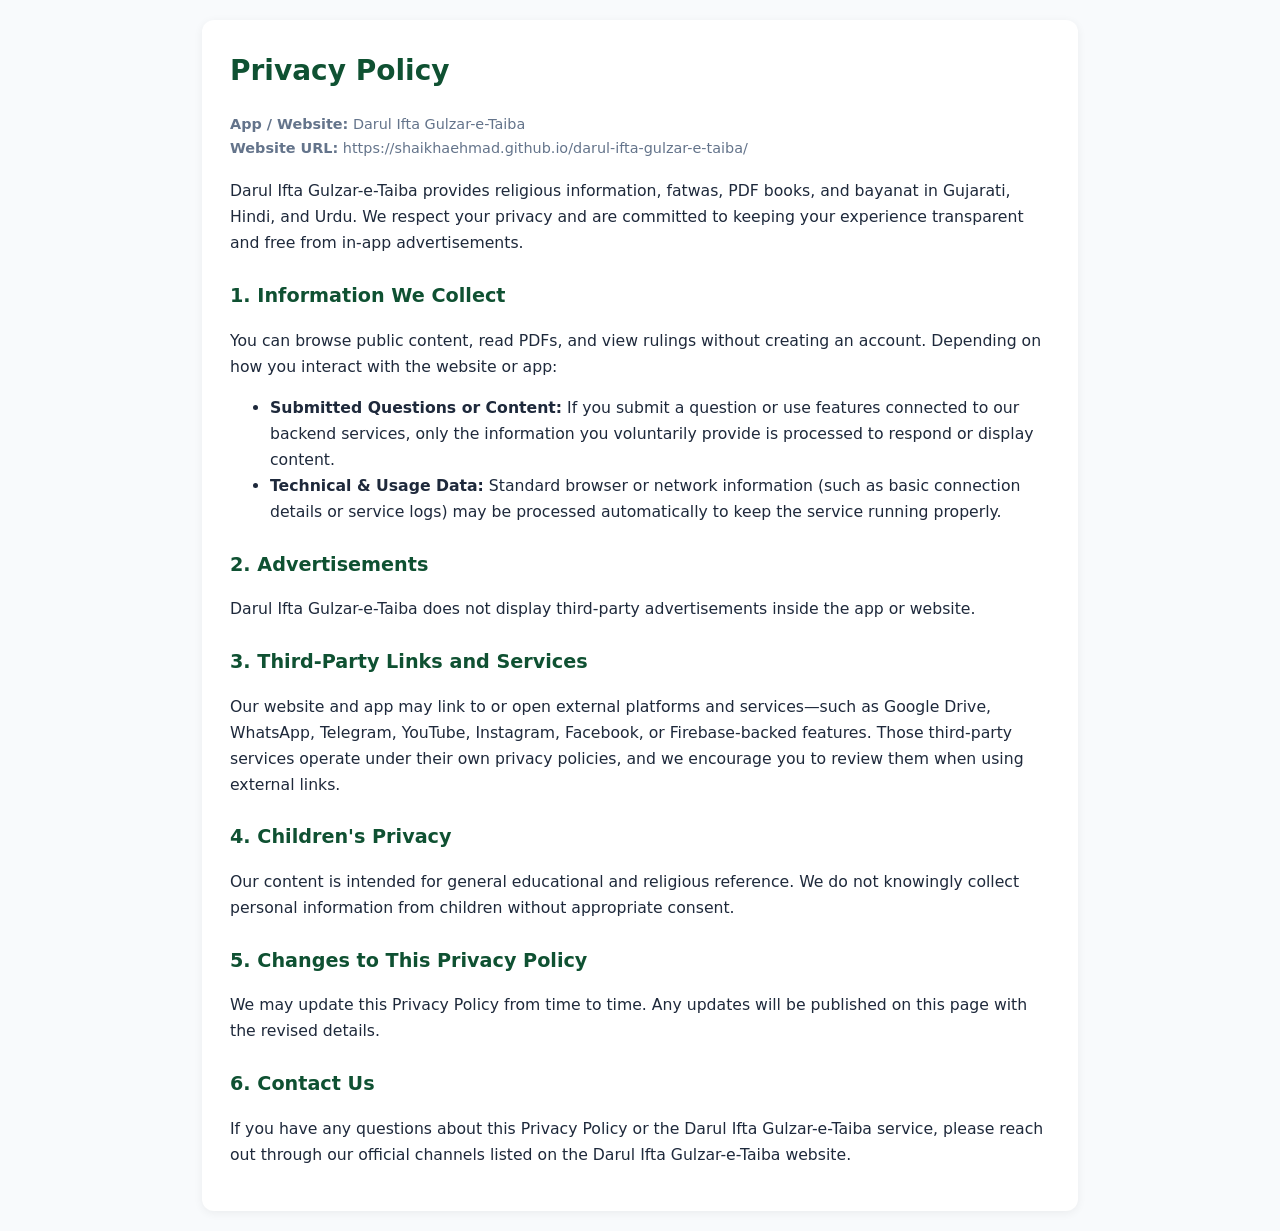
<file: privacy-policy.html>
<!DOCTYPE html>
<html lang="en">
<head>
  <meta charset="UTF-8" />
  <meta name="viewport" content="width=device-width, initial-scale=1.0" />
  <title>Privacy Policy - Darul Ifta Gulzar-e-Taiba</title>
  <style>
    body {
      font-family: system-ui, -apple-system, BlinkMacSystemFont, "Segoe UI", Roboto, sans-serif;
      line-height: 1.65;
      margin: 0;
      padding: 20px;
      background-color: #f8fafc;
      color: #1e293b;
    }
    .container {
      max-width: 820px;
      margin: 0 auto;
      background: #ffffff;
      padding: 28px;
      border-radius: 12px;
      box-shadow: 0 2px 10px rgba(0, 0, 0, 0.06);
    }
    h1 {
      color: #0f5132;
      margin-top: 0;
      font-size: 1.75rem;
    }
    h2 {
      color: #0f5132;
      font-size: 1.2rem;
      margin-top: 24px;
    }
    p, li {
      font-size: 0.98rem;
    }
    .meta {
      color: #64748b;
      font-size: 0.9rem;
      margin-bottom: 18px;
    }
  </style>
</head>
<body>
  <div class="container">
    <h1>Privacy Policy</h1>
    <div class="meta">
      <strong>App / Website:</strong> Darul Ifta Gulzar-e-Taiba<br />
      <strong>Website URL:</strong> https://shaikhaehmad.github.io/darul-ifta-gulzar-e-taiba/
    </div>

    <p>
      Darul Ifta Gulzar-e-Taiba provides religious information, fatwas, PDF books, and bayanat in Gujarati, Hindi, and Urdu. We respect your privacy and are committed to keeping your experience transparent and free from in-app advertisements.
    </p>

    <h2>1. Information We Collect</h2>
    <p>
      You can browse public content, read PDFs, and view rulings without creating an account. Depending on how you interact with the website or app:
    </p>
    <ul>
      <li><strong>Submitted Questions or Content:</strong> If you submit a question or use features connected to our backend services, only the information you voluntarily provide is processed to respond or display content.</li>
      <li><strong>Technical &amp; Usage Data:</strong> Standard browser or network information (such as basic connection details or service logs) may be processed automatically to keep the service running properly.</li>
    </ul>

    <h2>2. Advertisements</h2>
    <p>
      Darul Ifta Gulzar-e-Taiba does not display third-party advertisements inside the app or website.
    </p>

    <h2>3. Third-Party Links and Services</h2>
    <p>
      Our website and app may link to or open external platforms and services—such as Google Drive, WhatsApp, Telegram, YouTube, Instagram, Facebook, or Firebase-backed features. Those third-party services operate under their own privacy policies, and we encourage you to review them when using external links.
    </p>

    <h2>4. Children's Privacy</h2>
    <p>
      Our content is intended for general educational and religious reference. We do not knowingly collect personal information from children without appropriate consent.
    </p>

    <h2>5. Changes to This Privacy Policy</h2>
    <p>
      We may update this Privacy Policy from time to time. Any updates will be published on this page with the revised details.
    </p>

    <h2>6. Contact Us</h2>
    <p>
      If you have any questions about this Privacy Policy or the Darul Ifta Gulzar-e-Taiba service, please reach out through our official channels listed on the Darul Ifta Gulzar-e-Taiba website.
    </p>
  </div>
</body>
</html>
</file>
